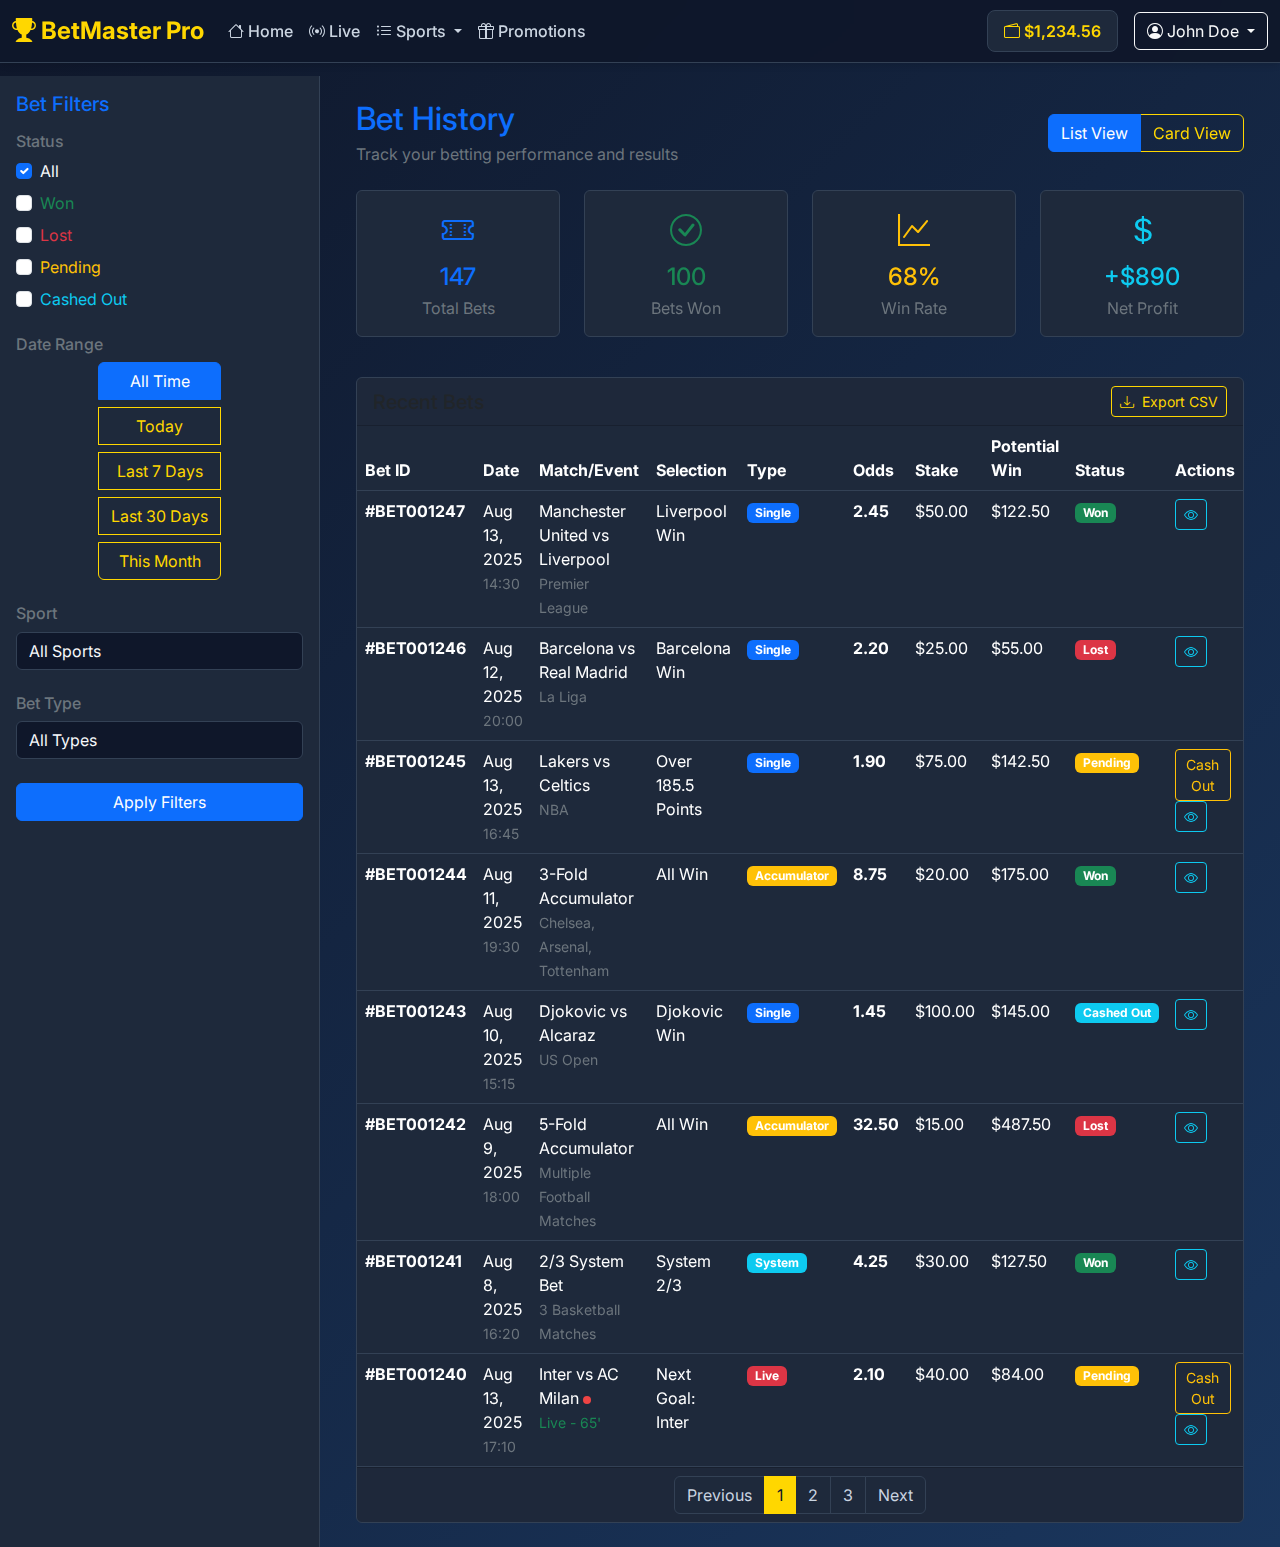
<file: public/frontend/bet-history.html>
<!DOCTYPE html>
<html lang="en">
<head>
    <meta charset="UTF-8">
    <meta name="viewport" content="width=device-width, initial-scale=1.0">
    <title>Bet History - BetMaster Pro</title>
    
    <!-- Bootstrap 5 CSS -->
    <link href="https://cdn.jsdelivr.net/npm/bootstrap@5.3.0/dist/css/bootstrap.min.css" rel="stylesheet">
    <!-- Bootstrap Icons -->
    <link href="https://cdn.jsdelivr.net/npm/bootstrap-icons@1.10.0/font/bootstrap-icons.css" rel="stylesheet">
    <!-- Google Fonts -->
    <link href="https://fonts.googleapis.com/css2?family=Inter:wght@300;400;500;600;700&display=swap" rel="stylesheet">
    <!-- Custom CSS -->
    <link href="css/betting-style.css" rel="stylesheet">
</head>
<body>
    <!-- Navigation Header -->
    <nav class="navbar navbar-expand-lg navbar-custom fixed-top">
        <div class="container-fluid">
            <!-- Brand -->
            <a class="navbar-brand" href="index.html">
                <i class="bi bi-trophy-fill"></i> BetMaster Pro
            </a>

            <!-- Mobile Toggle -->
            <button class="navbar-toggler" type="button" data-bs-toggle="collapse" data-bs-target="#navbarNav">
                <span class="navbar-toggler-icon"></span>
            </button>

            <!-- Navigation Links -->
            <div class="collapse navbar-collapse" id="navbarNav">
                <ul class="navbar-nav me-auto">
                    <li class="nav-item">
                        <a class="nav-link" href="index.html">
                            <i class="bi bi-house"></i> Home
                        </a>
                    </li>
                    <li class="nav-item">
                        <a class="nav-link" href="live-betting.html">
                            <i class="bi bi-broadcast"></i> Live
                        </a>
                    </li>
                    <li class="nav-item dropdown">
                        <a class="nav-link dropdown-toggle" href="#" role="button" data-bs-toggle="dropdown">
                            <i class="bi bi-list-ul"></i> Sports
                        </a>
                        <ul class="dropdown-menu">
                            <li><a class="dropdown-item" href="football.html">Football</a></li>
                            <li><a class="dropdown-item" href="basketball.html">Basketball</a></li>
                            <li><a class="dropdown-item" href="tennis.html">Tennis</a></li>
                            <li><a class="dropdown-item" href="esports.html">Esports</a></li>
                        </ul>
                    </li>
                    <li class="nav-item">
                        <a class="nav-link" href="promotions.html">
                            <i class="bi bi-gift"></i> Promotions
                        </a>
                    </li>
                </ul>

                <!-- User Actions -->
                <div class="d-flex align-items-center">
                    <!-- Balance Display -->
                    <div class="balance-display me-3">
                        <i class="bi bi-wallet2"></i> $1,234.56
                    </div>
                    
                    <!-- User Menu -->
                    <div class="dropdown">
                        <button class="btn btn-outline-light dropdown-toggle" type="button" data-bs-toggle="dropdown">
                            <i class="bi bi-person-circle"></i> John Doe
                        </button>
                        <ul class="dropdown-menu">
                            <li><a class="dropdown-item" href="account.html">My Account</a></li>
                            <li><a class="dropdown-item active" href="bet-history.html">Bet History</a></li>
                            <li><a class="dropdown-item" href="transactions.html">Transactions</a></li>
                            <li><hr class="dropdown-divider"></li>
                            <li><a class="dropdown-item" href="login.html">Logout</a></li>
                        </ul>
                    </div>
                </div>
            </div>
        </div>
    </nav>

    <!-- Main Content -->
    <div class="container-fluid" style="margin-top: 76px;">
        <div class="row">
            <!-- Sidebar Filters -->
            <div class="col-lg-3 p-0 sidebar">
                <div class="p-3">
                    <h5 class="text-primary mb-3">Bet Filters</h5>
                    
                    <!-- Bet Status Filter -->
                    <div class="filter-section mb-4">
                        <h6 class="text-secondary mb-2">Status</h6>
                        <div class="form-check mb-2">
                            <input class="form-check-input" type="checkbox" id="all-status" checked>
                            <label class="form-check-label" for="all-status">All</label>
                        </div>
                        <div class="form-check mb-2">
                            <input class="form-check-input" type="checkbox" id="won-status">
                            <label class="form-check-label" for="won-status">
                                <span class="text-success">Won</span>
                            </label>
                        </div>
                        <div class="form-check mb-2">
                            <input class="form-check-input" type="checkbox" id="lost-status">
                            <label class="form-check-label" for="lost-status">
                                <span class="text-danger">Lost</span>
                            </label>
                        </div>
                        <div class="form-check mb-2">
                            <input class="form-check-input" type="checkbox" id="pending-status">
                            <label class="form-check-label" for="pending-status">
                                <span class="text-warning">Pending</span>
                            </label>
                        </div>
                        <div class="form-check">
                            <input class="form-check-input" type="checkbox" id="cashout-status">
                            <label class="form-check-label" for="cashout-status">
                                <span class="text-info">Cashed Out</span>
                            </label>
                        </div>
                    </div>

                    <!-- Date Range Filter -->
                    <div class="filter-section mb-4">
                        <h6 class="text-secondary mb-2">Date Range</h6>
                        <div class="btn-group-vertical d-grid gap-2" role="group">
                            <button type="button" class="btn btn-outline-primary active">All Time</button>
                            <button type="button" class="btn btn-outline-primary">Today</button>
                            <button type="button" class="btn btn-outline-primary">Last 7 Days</button>
                            <button type="button" class="btn btn-outline-primary">Last 30 Days</button>
                            <button type="button" class="btn btn-outline-primary">This Month</button>
                        </div>
                    </div>

                    <!-- Sport Filter -->
                    <div class="filter-section mb-4">
                        <h6 class="text-secondary mb-2">Sport</h6>
                        <select class="form-control">
                            <option value="">All Sports</option>
                            <option value="football">Football</option>
                            <option value="basketball">Basketball</option>
                            <option value="tennis">Tennis</option>
                            <option value="esports">Esports</option>
                        </select>
                    </div>

                    <!-- Bet Type Filter -->
                    <div class="filter-section mb-4">
                        <h6 class="text-secondary mb-2">Bet Type</h6>
                        <select class="form-control">
                            <option value="">All Types</option>
                            <option value="single">Single</option>
                            <option value="accumulator">Accumulator</option>
                            <option value="system">System</option>
                        </select>
                    </div>

                    <button class="btn btn-primary w-100">Apply Filters</button>
                </div>
            </div>

            <!-- Bet History Content -->
            <div class="col-lg-9">
                <div class="p-4">
                    <!-- Page Header -->
                    <div class="d-flex justify-content-between align-items-center mb-4">
                        <div>
                            <h2 class="text-primary mb-1">Bet History</h2>
                            <p class="text-secondary mb-0">Track your betting performance and results</p>
                        </div>
                        <div class="btn-group" role="group">
                            <button type="button" class="btn btn-outline-primary active">List View</button>
                            <button type="button" class="btn btn-outline-primary">Card View</button>
                        </div>
                    </div>

                    <!-- Summary Stats -->
                    <div class="row mb-4">
                        <div class="col-lg-3 col-md-6 mb-3">
                            <div class="card" style="background: var(--card-bg); border: 1px solid var(--border-color);">
                                <div class="card-body text-center">
                                    <i class="bi bi-ticket-perforated text-primary" style="font-size: 2rem;"></i>
                                    <h4 class="text-primary mt-2 mb-1">147</h4>
                                    <p class="text-secondary mb-0">Total Bets</p>
                                </div>
                            </div>
                        </div>
                        <div class="col-lg-3 col-md-6 mb-3">
                            <div class="card" style="background: var(--card-bg); border: 1px solid var(--border-color);">
                                <div class="card-body text-center">
                                    <i class="bi bi-check-circle text-success" style="font-size: 2rem;"></i>
                                    <h4 class="text-success mt-2 mb-1">100</h4>
                                    <p class="text-secondary mb-0">Bets Won</p>
                                </div>
                            </div>
                        </div>
                        <div class="col-lg-3 col-md-6 mb-3">
                            <div class="card" style="background: var(--card-bg); border: 1px solid var(--border-color);">
                                <div class="card-body text-center">
                                    <i class="bi bi-graph-up text-warning" style="font-size: 2rem;"></i>
                                    <h4 class="text-warning mt-2 mb-1">68%</h4>
                                    <p class="text-secondary mb-0">Win Rate</p>
                                </div>
                            </div>
                        </div>
                        <div class="col-lg-3 col-md-6 mb-3">
                            <div class="card" style="background: var(--card-bg); border: 1px solid var(--border-color);">
                                <div class="card-body text-center">
                                    <i class="bi bi-currency-dollar text-info" style="font-size: 2rem;"></i>
                                    <h4 class="text-info mt-2 mb-1">+$890</h4>
                                    <p class="text-secondary mb-0">Net Profit</p>
                                </div>
                            </div>
                        </div>
                    </div>

                    <!-- Bet History Table -->
                    <div class="card" style="background: var(--card-bg); border: 1px solid var(--border-color);">
                        <div class="card-header d-flex justify-content-between align-items-center">
                            <h5 class="card-title mb-0">Recent Bets</h5>
                            <button class="btn btn-outline-primary btn-sm">
                                <i class="bi bi-download me-1"></i> Export CSV
                            </button>
                        </div>
                        <div class="card-body p-0">
                            <div class="table-responsive">
                                <table class="table table-dark table-hover mb-0">
                                    <thead>
                                        <tr>
                                            <th>Bet ID</th>
                                            <th>Date</th>
                                            <th>Match/Event</th>
                                            <th>Selection</th>
                                            <th>Type</th>
                                            <th>Odds</th>
                                            <th>Stake</th>
                                            <th>Potential Win</th>
                                            <th>Status</th>
                                            <th>Actions</th>
                                        </tr>
                                    </thead>
                                    <tbody>
                                        <!-- Won Bet -->
                                        <tr>
                                            <td><strong>#BET001247</strong></td>
                                            <td>Aug 13, 2025<br><small class="text-secondary">14:30</small></td>
                                            <td>
                                                <div>Manchester United vs Liverpool</div>
                                                <small class="text-secondary">Premier League</small>
                                            </td>
                                            <td>Liverpool Win</td>
                                            <td><span class="badge bg-primary">Single</span></td>
                                            <td><strong>2.45</strong></td>
                                            <td>$50.00</td>
                                            <td>$122.50</td>
                                            <td><span class="badge bg-success">Won</span></td>
                                            <td>
                                                <button class="btn btn-outline-info btn-sm" data-bs-toggle="modal" data-bs-target="#betDetailsModal">
                                                    <i class="bi bi-eye"></i>
                                                </button>
                                            </td>
                                        </tr>

                                        <!-- Lost Bet -->
                                        <tr>
                                            <td><strong>#BET001246</strong></td>
                                            <td>Aug 12, 2025<br><small class="text-secondary">20:00</small></td>
                                            <td>
                                                <div>Barcelona vs Real Madrid</div>
                                                <small class="text-secondary">La Liga</small>
                                            </td>
                                            <td>Barcelona Win</td>
                                            <td><span class="badge bg-primary">Single</span></td>
                                            <td><strong>2.20</strong></td>
                                            <td>$25.00</td>
                                            <td>$55.00</td>
                                            <td><span class="badge bg-danger">Lost</span></td>
                                            <td>
                                                <button class="btn btn-outline-info btn-sm">
                                                    <i class="bi bi-eye"></i>
                                                </button>
                                            </td>
                                        </tr>

                                        <!-- Pending Bet -->
                                        <tr>
                                            <td><strong>#BET001245</strong></td>
                                            <td>Aug 13, 2025<br><small class="text-secondary">16:45</small></td>
                                            <td>
                                                <div>Lakers vs Celtics</div>
                                                <small class="text-secondary">NBA</small>
                                            </td>
                                            <td>Over 185.5 Points</td>
                                            <td><span class="badge bg-primary">Single</span></td>
                                            <td><strong>1.90</strong></td>
                                            <td>$75.00</td>
                                            <td>$142.50</td>
                                            <td><span class="badge bg-warning">Pending</span></td>
                                            <td>
                                                <button class="btn btn-outline-warning btn-sm me-1">Cash Out</button>
                                                <button class="btn btn-outline-info btn-sm">
                                                    <i class="bi bi-eye"></i>
                                                </button>
                                            </td>
                                        </tr>

                                        <!-- Accumulator Won -->
                                        <tr>
                                            <td><strong>#BET001244</strong></td>
                                            <td>Aug 11, 2025<br><small class="text-secondary">19:30</small></td>
                                            <td>
                                                <div>3-Fold Accumulator</div>
                                                <small class="text-secondary">Chelsea, Arsenal, Tottenham</small>
                                            </td>
                                            <td>All Win</td>
                                            <td><span class="badge bg-warning">Accumulator</span></td>
                                            <td><strong>8.75</strong></td>
                                            <td>$20.00</td>
                                            <td>$175.00</td>
                                            <td><span class="badge bg-success">Won</span></td>
                                            <td>
                                                <button class="btn btn-outline-info btn-sm">
                                                    <i class="bi bi-eye"></i>
                                                </button>
                                            </td>
                                        </tr>

                                        <!-- Cashed Out Bet -->
                                        <tr>
                                            <td><strong>#BET001243</strong></td>
                                            <td>Aug 10, 2025<br><small class="text-secondary">15:15</small></td>
                                            <td>
                                                <div>Djokovic vs Alcaraz</div>
                                                <small class="text-secondary">US Open</small>
                                            </td>
                                            <td>Djokovic Win</td>
                                            <td><span class="badge bg-primary">Single</span></td>
                                            <td><strong>1.45</strong></td>
                                            <td>$100.00</td>
                                            <td>$145.00</td>
                                            <td><span class="badge bg-info">Cashed Out</span></td>
                                            <td>
                                                <button class="btn btn-outline-info btn-sm">
                                                    <i class="bi bi-eye"></i>
                                                </button>
                                            </td>
                                        </tr>

                                        <!-- Lost Accumulator -->
                                        <tr>
                                            <td><strong>#BET001242</strong></td>
                                            <td>Aug 9, 2025<br><small class="text-secondary">18:00</small></td>
                                            <td>
                                                <div>5-Fold Accumulator</div>
                                                <small class="text-secondary">Multiple Football Matches</small>
                                            </td>
                                            <td>All Win</td>
                                            <td><span class="badge bg-warning">Accumulator</span></td>
                                            <td><strong>32.50</strong></td>
                                            <td>$15.00</td>
                                            <td>$487.50</td>
                                            <td><span class="badge bg-danger">Lost</span></td>
                                            <td>
                                                <button class="btn btn-outline-info btn-sm">
                                                    <i class="bi bi-eye"></i>
                                                </button>
                                            </td>
                                        </tr>

                                        <!-- Won System Bet -->
                                        <tr>
                                            <td><strong>#BET001241</strong></td>
                                            <td>Aug 8, 2025<br><small class="text-secondary">16:20</small></td>
                                            <td>
                                                <div>2/3 System Bet</div>
                                                <small class="text-secondary">3 Basketball Matches</small>
                                            </td>
                                            <td>System 2/3</td>
                                            <td><span class="badge bg-info">System</span></td>
                                            <td><strong>4.25</strong></td>
                                            <td>$30.00</td>
                                            <td>$127.50</td>
                                            <td><span class="badge bg-success">Won</span></td>
                                            <td>
                                                <button class="btn btn-outline-info btn-sm">
                                                    <i class="bi bi-eye"></i>
                                                </button>
                                            </td>
                                        </tr>

                                        <!-- Pending Live Bet -->
                                        <tr class="live-bet">
                                            <td><strong>#BET001240</strong></td>
                                            <td>Aug 13, 2025<br><small class="text-secondary">17:10</small></td>
                                            <td>
                                                <div>Inter vs AC Milan <span class="live-indicator"></span></div>
                                                <small class="text-success">Live - 65'</small>
                                            </td>
                                            <td>Next Goal: Inter</td>
                                            <td><span class="badge bg-danger">Live</span></td>
                                            <td><strong>2.10</strong></td>
                                            <td>$40.00</td>
                                            <td>$84.00</td>
                                            <td><span class="badge bg-warning">Pending</span></td>
                                            <td>
                                                <button class="btn btn-outline-warning btn-sm me-1">Cash Out</button>
                                                <button class="btn btn-outline-info btn-sm">
                                                    <i class="bi bi-eye"></i>
                                                </button>
                                            </td>
                                        </tr>
                                    </tbody>
                                </table>
                            </div>
                        </div>
                        
                        <!-- Pagination -->
                        <div class="card-footer">
                            <nav>
                                <ul class="pagination justify-content-center mb-0">
                                    <li class="page-item disabled">
                                        <a class="page-link" href="#" tabindex="-1">Previous</a>
                                    </li>
                                    <li class="page-item active">
                                        <a class="page-link" href="#">1</a>
                                    </li>
                                    <li class="page-item">
                                        <a class="page-link" href="#">2</a>
                                    </li>
                                    <li class="page-item">
                                        <a class="page-link" href="#">3</a>
                                    </li>
                                    <li class="page-item">
                                        <a class="page-link" href="#">Next</a>
                                    </li>
                                </ul>
                            </nav>
                        </div>
                    </div>
                </div>
            </div>
        </div>
    </div>

    <!-- Bet Details Modal -->
    <div class="modal fade" id="betDetailsModal" tabindex="-1">
        <div class="modal-dialog modal-lg">
            <div class="modal-content">
                <div class="modal-header">
                    <h5 class="modal-title">Bet Details - #BET001247</h5>
                    <button type="button" class="btn-close" data-bs-dismiss="modal"></button>
                </div>
                <div class="modal-body">
                    <div class="row">
                        <div class="col-md-6">
                            <h6 class="text-primary">Bet Information</h6>
                            <table class="table table-sm table-dark">
                                <tr>
                                    <td>Bet ID:</td>
                                    <td><strong>#BET001247</strong></td>
                                </tr>
                                <tr>
                                    <td>Date Placed:</td>
                                    <td>Aug 13, 2025 14:30</td>
                                </tr>
                                <tr>
                                    <td>Bet Type:</td>
                                    <td><span class="badge bg-primary">Single</span></td>
                                </tr>
                                <tr>
                                    <td>Status:</td>
                                    <td><span class="badge bg-success">Won</span></td>
                                </tr>
                                <tr>
                                    <td>Settlement Date:</td>
                                    <td>Aug 13, 2025 16:45</td>
                                </tr>
                            </table>
                        </div>
                        <div class="col-md-6">
                            <h6 class="text-primary">Financial Summary</h6>
                            <table class="table table-sm table-dark">
                                <tr>
                                    <td>Stake:</td>
                                    <td><strong>$50.00</strong></td>
                                </tr>
                                <tr>
                                    <td>Odds:</td>
                                    <td><strong>2.45</strong></td>
                                </tr>
                                <tr>
                                    <td>Potential Win:</td>
                                    <td>$122.50</td>
                                </tr>
                                <tr>
                                    <td>Actual Return:</td>
                                    <td class="text-success"><strong>$122.50</strong></td>
                                </tr>
                                <tr>
                                    <td>Profit:</td>
                                    <td class="text-success"><strong>+$72.50</strong></td>
                                </tr>
                            </table>
                        </div>
                    </div>
                    
                    <hr>
                    
                    <h6 class="text-primary">Match Details</h6>
                    <div class="card" style="background: rgba(0,0,0,0.2); border: 1px solid var(--border-color);">
                        <div class="card-body">
                            <div class="row align-items-center">
                                <div class="col-md-8">
                                    <h6 class="mb-1">Manchester United vs Liverpool</h6>
                                    <p class="text-secondary mb-2">Premier League • Aug 13, 2025</p>
                                    <div class="row">
                                        <div class="col-6">
                                            <strong>Final Score:</strong> 1 - 2
                                        </div>
                                        <div class="col-6">
                                            <strong>Your Selection:</strong> <span class="text-success">Liverpool Win ✓</span>
                                        </div>
                                    </div>
                                </div>
                                <div class="col-md-4 text-center">
                                    <div class="match-result">
                                        <div class="text-success" style="font-size: 2rem;">
                                            <i class="bi bi-check-circle-fill"></i>
                                        </div>
                                        <div class="text-success fw-bold">WINNER</div>
                                    </div>
                                </div>
                            </div>
                        </div>
                    </div>
                </div>
                <div class="modal-footer">
                    <button type="button" class="btn btn-outline-primary">Print Receipt</button>
                    <button type="button" class="btn btn-secondary" data-bs-dismiss="modal">Close</button>
                </div>
            </div>
        </div>
    </div>

    <!-- Bootstrap 5 JS -->
    <script src="https://cdn.jsdelivr.net/npm/bootstrap@5.3.0/dist/js/bootstrap.bundle.min.js"></script>
    
    <!-- Bet History JS -->
    <script>
        // Filter functionality
        document.addEventListener('change', function(e) {
            if (e.target.type === 'checkbox' && e.target.id.includes('status')) {
                if (e.target.id === 'all-status' && e.target.checked) {
                    // Uncheck other status filters when "All" is checked
                    document.querySelectorAll('input[type="checkbox"][id*="status"]:not(#all-status)').forEach(checkbox => {
                        checkbox.checked = false;
                    });
                } else if (e.target.id !== 'all-status' && e.target.checked) {
                    // Uncheck "All" when any specific status is checked
                    document.getElementById('all-status').checked = false;
                }
            }
        });

        // Date range filter
        document.addEventListener('click', function(e) {
            if (e.target.matches('.btn-outline-primary')) {
                const parent = e.target.parentElement;
                if (parent.getAttribute('role') === 'group') {
                    parent.querySelectorAll('.btn').forEach(btn => btn.classList.remove('active'));
                    e.target.classList.add('active');
                }
            }
        });

        // View toggle
        document.addEventListener('click', function(e) {
            if (e.target.textContent === 'Card View') {
                // Switch to card view (you could implement this)
                console.log('Switching to card view...');
            } else if (e.target.textContent === 'List View') {
                // Switch to list view
                console.log('Switching to list view...');
            }
        });

        // Cash out functionality
        document.addEventListener('click', function(e) {
            if (e.target.textContent === 'Cash Out') {
                const betRow = e.target.closest('tr');
                const betId = betRow.querySelector('strong').textContent;
                
                if (confirm(`Are you sure you want to cash out bet ${betId}?`)) {
                    // Simulate cash out
                    e.target.textContent = 'Cashing Out...';
                    e.target.disabled = true;
                    
                    setTimeout(() => {
                        betRow.querySelector('.badge.bg-warning').textContent = 'Cashed Out';
                        betRow.querySelector('.badge.bg-warning').className = 'badge bg-info';
                        e.target.remove();
                        
                        // Show success notification
                        alert('Bet successfully cashed out!');
                    }, 2000);
                }
            }
        });
    </script>
</body>
</html>
</file>
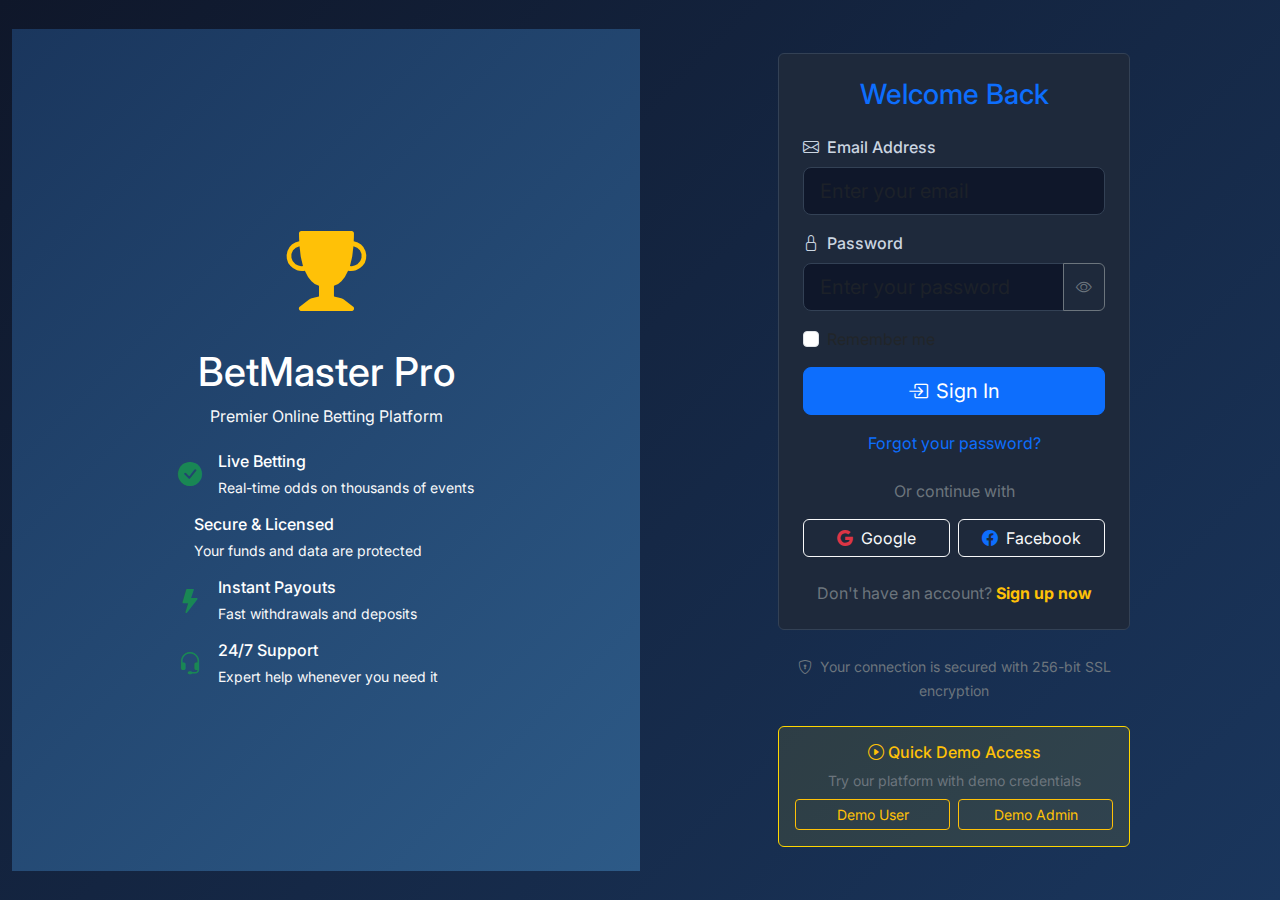
<file: public/frontend/login.html>
<!DOCTYPE html>
<html lang="en">
<head>
    <meta charset="UTF-8">
    <meta name="viewport" content="width=device-width, initial-scale=1.0">
    <title>Login - BetMaster Pro</title>
    
    <!-- Bootstrap 5 CSS -->
    <link href="https://cdn.jsdelivr.net/npm/bootstrap@5.3.0/dist/css/bootstrap.min.css" rel="stylesheet">
    <!-- Bootstrap Icons -->
    <link href="https://cdn.jsdelivr.net/npm/bootstrap-icons@1.10.0/font/bootstrap-icons.css" rel="stylesheet">
    <!-- Google Fonts -->
    <link href="https://fonts.googleapis.com/css2?family=Inter:wght@300;400;500;600;700&display=swap" rel="stylesheet">
    <!-- Custom CSS -->
    <link href="css/betting-style.css" rel="stylesheet">
</head>
<body class="login-page">
    <!-- Login Container -->
    <div class="container-fluid min-vh-100 d-flex align-items-center justify-content-center">
        <div class="row w-100">
            <!-- Left Side - Branding -->
            <div class="col-lg-6 d-none d-lg-flex align-items-center justify-content-center" 
                 style="background: linear-gradient(135deg, var(--primary-color) 0%, var(--secondary-color) 100%);">
                <div class="text-center p-5">
                    <div class="brand-logo mb-4">
                        <i class="bi bi-trophy-fill text-warning" style="font-size: 5rem;"></i>
                        <h1 class="text-white mt-3">BetMaster Pro</h1>
                        <p class="text-light">Premier Online Betting Platform</p>
                    </div>
                    
                    <div class="features-list text-start">
                        <div class="feature-item d-flex align-items-center mb-3">
                            <i class="bi bi-check-circle-fill text-success me-3" style="font-size: 1.5rem;"></i>
                            <div>
                                <h6 class="text-white mb-1">Live Betting</h6>
                                <small class="text-light">Real-time odds on thousands of events</small>
                            </div>
                        </div>
                        
                        <div class="feature-item d-flex align-items-center mb-3">
                            <i class="bi bi-shield-check-fill text-success me-3" style="font-size: 1.5rem;"></i>
                            <div>
                                <h6 class="text-white mb-1">Secure & Licensed</h6>
                                <small class="text-light">Your funds and data are protected</small>
                            </div>
                        </div>
                        
                        <div class="feature-item d-flex align-items-center mb-3">
                            <i class="bi bi-lightning-fill text-success me-3" style="font-size: 1.5rem;"></i>
                            <div>
                                <h6 class="text-white mb-1">Instant Payouts</h6>
                                <small class="text-light">Fast withdrawals and deposits</small>
                            </div>
                        </div>
                        
                        <div class="feature-item d-flex align-items-center">
                            <i class="bi bi-headset text-success me-3" style="font-size: 1.5rem;"></i>
                            <div>
                                <h6 class="text-white mb-1">24/7 Support</h6>
                                <small class="text-light">Expert help whenever you need it</small>
                            </div>
                        </div>
                    </div>
                </div>
            </div>

            <!-- Right Side - Login Form -->
            <div class="col-lg-6 d-flex align-items-center justify-content-center">
                <div class="login-form-container p-4" style="width: 100%; max-width: 400px;">
                    <!-- Mobile Brand -->
                    <div class="text-center mb-4 d-lg-none">
                        <i class="bi bi-trophy-fill text-warning" style="font-size: 3rem;"></i>
                        <h2 class="text-primary mt-2">BetMaster Pro</h2>
                    </div>

                    <!-- Login Form -->
                    <div class="card" style="background: var(--card-bg); border: 1px solid var(--border-color);">
                        <div class="card-body p-4">
                            <h3 class="text-center text-primary mb-4">Welcome Back</h3>
                            
                            <form id="loginForm">
                                <div class="mb-3">
                                    <label for="email" class="form-label">
                                        <i class="bi bi-envelope me-2"></i>Email Address
                                    </label>
                                    <input type="email" class="form-control form-control-lg" id="email" 
                                           placeholder="Enter your email" required>
                                </div>

                                <div class="mb-3">
                                    <label for="password" class="form-label">
                                        <i class="bi bi-lock me-2"></i>Password
                                    </label>
                                    <div class="input-group">
                                        <input type="password" class="form-control form-control-lg" id="password" 
                                               placeholder="Enter your password" required>
                                        <button class="btn btn-outline-secondary" type="button" id="togglePassword">
                                            <i class="bi bi-eye"></i>
                                        </button>
                                    </div>
                                </div>

                                <div class="mb-3 form-check">
                                    <input type="checkbox" class="form-check-input" id="rememberMe">
                                    <label class="form-check-label" for="rememberMe">
                                        Remember me
                                    </label>
                                </div>

                                <button type="submit" class="btn btn-primary btn-lg w-100 mb-3">
                                    <i class="bi bi-box-arrow-in-right me-2"></i>Sign In
                                </button>

                                <div class="text-center">
                                    <a href="#" class="text-decoration-none" data-bs-toggle="modal" data-bs-target="#forgotPasswordModal">
                                        Forgot your password?
                                    </a>
                                </div>
                            </form>

                            <!-- Social Login -->
                            <div class="social-login mt-4">
                                <div class="text-center mb-3">
                                    <span class="text-secondary">Or continue with</span>
                                </div>
                                
                                <div class="row g-2">
                                    <div class="col-6">
                                        <button class="btn btn-outline-light w-100">
                                            <i class="bi bi-google text-danger me-2"></i>Google
                                        </button>
                                    </div>
                                    <div class="col-6">
                                        <button class="btn btn-outline-light w-100">
                                            <i class="bi bi-facebook text-primary me-2"></i>Facebook
                                        </button>
                                    </div>
                                </div>
                            </div>

                            <!-- Sign Up Link -->
                            <div class="text-center mt-4">
                                <span class="text-secondary">Don't have an account? </span>
                                <a href="register.html" class="text-warning text-decoration-none fw-bold">
                                    Sign up now
                                </a>
                            </div>
                        </div>
                    </div>

                    <!-- Security Notice -->
                    <div class="security-notice text-center mt-4">
                        <small class="text-secondary">
                            <i class="bi bi-shield-lock me-1"></i>
                            Your connection is secured with 256-bit SSL encryption
                        </small>
                    </div>

                    <!-- Quick Demo Access -->
                    <div class="demo-access mt-4">
                        <div class="card" style="background: rgba(255, 215, 0, 0.1); border: 1px solid var(--accent-color);">
                            <div class="card-body p-3 text-center">
                                <h6 class="text-warning mb-2">
                                    <i class="bi bi-play-circle me-1"></i>Quick Demo Access
                                </h6>
                                <p class="text-secondary mb-2 small">
                                    Try our platform with demo credentials
                                </p>
                                <div class="row g-2">
                                    <div class="col-6">
                                        <button class="btn btn-outline-warning btn-sm w-100" onclick="fillDemoUser()">
                                            Demo User
                                        </button>
                                    </div>
                                    <div class="col-6">
                                        <button class="btn btn-outline-warning btn-sm w-100" onclick="fillDemoAdmin()">
                                            Demo Admin
                                        </button>
                                    </div>
                                </div>
                            </div>
                        </div>
                    </div>
                </div>
            </div>
        </div>
    </div>

    <!-- Forgot Password Modal -->
    <div class="modal fade" id="forgotPasswordModal" tabindex="-1">
        <div class="modal-dialog">
            <div class="modal-content">
                <div class="modal-header">
                    <h5 class="modal-title">
                        <i class="bi bi-key me-2"></i>Reset Password
                    </h5>
                    <button type="button" class="btn-close" data-bs-dismiss="modal"></button>
                </div>
                <div class="modal-body">
                    <p class="text-secondary mb-4">
                        Enter your email address and we'll send you a link to reset your password.
                    </p>
                    <form id="forgotPasswordForm">
                        <div class="mb-3">
                            <label for="resetEmail" class="form-label">Email Address</label>
                            <input type="email" class="form-control" id="resetEmail" 
                                   placeholder="Enter your email" required>
                        </div>
                        <button type="submit" class="btn btn-primary w-100">
                            Send Reset Link
                        </button>
                    </form>
                </div>
            </div>
        </div>
    </div>

    <!-- Bootstrap 5 JS -->
    <script src="https://cdn.jsdelivr.net/npm/bootstrap@5.3.0/dist/js/bootstrap.bundle.min.js"></script>
    
    <!-- Login Page JS -->
    <script>
        // Toggle password visibility
        document.getElementById('togglePassword').addEventListener('click', function() {
            const passwordInput = document.getElementById('password');
            const eyeIcon = this.querySelector('i');
            
            if (passwordInput.type === 'password') {
                passwordInput.type = 'text';
                eyeIcon.className = 'bi bi-eye-slash';
            } else {
                passwordInput.type = 'password';
                eyeIcon.className = 'bi bi-eye';
            }
        });

        // Login form submission
        document.getElementById('loginForm').addEventListener('submit', function(e) {
            e.preventDefault();
            
            const email = document.getElementById('email').value;
            const password = document.getElementById('password').value;
            const submitBtn = this.querySelector('button[type="submit"]');
            
            // Show loading state
            const originalText = submitBtn.innerHTML;
            submitBtn.innerHTML = '<span class="loading-spinner"></span> Signing In...';
            submitBtn.disabled = true;
            
            // Simulate login API call
            setTimeout(() => {
                // Check demo credentials
                if ((email === 'demo@betmaster.com' && password === 'demo123') || 
                    (email === 'admin@betmaster.com' && password === 'admin123')) {
                    
                    // Success - redirect to main page
                    showNotification('Login successful! Welcome back.', 'success');
                    setTimeout(() => {
                        window.location.href = 'index.html';
                    }, 1500);
                } else if (email && password) {
                    // For demo purposes, accept any email/password combination
                    showNotification('Login successful! Welcome back.', 'success');
                    setTimeout(() => {
                        window.location.href = 'index.html';
                    }, 1500);
                } else {
                    // Error
                    showNotification('Invalid email or password. Please try again.', 'error');
                    submitBtn.innerHTML = originalText;
                    submitBtn.disabled = false;
                }
            }, 2000);
        });

        // Forgot password form
        document.getElementById('forgotPasswordForm').addEventListener('submit', function(e) {
            e.preventDefault();
            
            const email = document.getElementById('resetEmail').value;
            const submitBtn = this.querySelector('button[type="submit"]');
            
            // Show loading state
            submitBtn.innerHTML = '<span class="loading-spinner"></span> Sending...';
            submitBtn.disabled = true;
            
            setTimeout(() => {
                showNotification('Password reset link sent to your email!', 'success');
                
                // Close modal and reset form
                const modal = bootstrap.Modal.getInstance(document.getElementById('forgotPasswordModal'));
                modal.hide();
                
                // Reset button
                submitBtn.innerHTML = 'Send Reset Link';
                submitBtn.disabled = false;
                
                // Clear form
                document.getElementById('resetEmail').value = '';
            }, 2000);
        });

        // Demo credential functions
        function fillDemoUser() {
            document.getElementById('email').value = 'demo@betmaster.com';
            document.getElementById('password').value = 'demo123';
            showNotification('Demo user credentials filled. Click Sign In to continue.', 'success');
        }

        function fillDemoAdmin() {
            document.getElementById('email').value = 'admin@betmaster.com';
            document.getElementById('password').value = 'admin123';
            showNotification('Demo admin credentials filled. Click Sign In to continue.', 'success');
        }

        // Social login buttons
        document.addEventListener('click', function(e) {
            if (e.target.textContent.includes('Google')) {
                showNotification('Google login integration coming soon!', 'info');
            } else if (e.target.textContent.includes('Facebook')) {
                showNotification('Facebook login integration coming soon!', 'info');
            }
        });

        // Notification function
        function showNotification(message, type = 'success') {
            // Remove existing notifications
            const existingNotification = document.querySelector('.notification');
            if (existingNotification) {
                existingNotification.remove();
            }

            // Create notification
            const notification = document.createElement('div');
            notification.className = `notification ${type}`;
            notification.textContent = message;
            document.body.appendChild(notification);

            // Show notification
            setTimeout(() => notification.classList.add('show'), 100);

            // Hide and remove notification
            setTimeout(() => {
                notification.classList.remove('show');
                setTimeout(() => notification.remove(), 300);
            }, 4000);
        }

        // Auto-fill email on page load (for demo)
        document.addEventListener('DOMContentLoaded', function() {
            // Add some visual effects
            const cards = document.querySelectorAll('.card');
            cards.forEach((card, index) => {
                setTimeout(() => {
                    card.style.opacity = '0';
                    card.style.transform = 'translateY(20px)';
                    card.style.transition = 'all 0.6s ease';
                    
                    setTimeout(() => {
                        card.style.opacity = '1';
                        card.style.transform = 'translateY(0)';
                    }, 100);
                }, index * 200);
            });
        });
    </script>

    <!-- Additional CSS for login page -->
    <style>
        .login-page {
            background: linear-gradient(135deg, var(--dark-bg) 0%, var(--primary-color) 100%);
        }

        .login-form-container {
            animation: fadeInUp 0.8s ease-out;
        }

        @keyframes fadeInUp {
            from {
                opacity: 0;
                transform: translateY(30px);
            }
            to {
                opacity: 1;
                transform: translateY(0);
            }
        }

        .feature-item {
            animation: fadeInLeft 0.8s ease-out;
            animation-delay: 0.3s;
            animation-fill-mode: both;
        }

        @keyframes fadeInLeft {
            from {
                opacity: 0;
                transform: translateX(-30px);
            }
            to {
                opacity: 1;
                transform: translateX(0);
            }
        }

        .social-login .btn {
            transition: all 0.3s ease;
        }

        .social-login .btn:hover {
            transform: translateY(-2px);
            box-shadow: 0 4px 12px rgba(0, 0, 0, 0.2);
        }

        .demo-access .btn {
            transition: all 0.3s ease;
        }

        .demo-access .btn:hover {
            transform: scale(1.05);
        }

        /* Loading spinner for buttons */
        .loading-spinner {
            display: inline-block;
            width: 16px;
            height: 16px;
            border: 2px solid rgba(255, 255, 255, 0.3);
            border-radius: 50%;
            border-top-color: white;
            animation: spin 1s ease-in-out infinite;
        }

        @keyframes spin {
            to { transform: rotate(360deg); }
        }
    </style>
</body>
</html>
</file>
<file: public/frontend/css/betting-style.css>
/* Custom Betting Platform Styles */
:root {
  --primary-color: #1a365d;
  --secondary-color: #2d5a87;
  --accent-color: #ffd700;
  --success-color: #10b981;
  --danger-color: #ef4444;
  --warning-color: #f59e0b;
  --dark-bg: #0f172a;
  --card-bg: #1e293b;
  --border-color: #334155;
  --text-primary: #f8fafc;
  --text-secondary: #cbd5e1;
  --odds-bg: #22c55e;
  --odds-hover: #16a34a;
}

/* Global Styles */
body {
  background: linear-gradient(135deg, var(--dark-bg) 0%, var(--primary-color) 100%);
  color: var(--text-primary);
  font-family: 'Inter', -apple-system, BlinkMacSystemFont, sans-serif;
  min-height: 100vh;
}

/* Header Styles */
.navbar-custom {
  background: rgba(15, 23, 42, 0.95);
  backdrop-filter: blur(10px);
  border-bottom: 1px solid var(--border-color);
  box-shadow: 0 4px 6px -1px rgba(0, 0, 0, 0.1);
}

.navbar-brand {
  font-size: 1.5rem;
  font-weight: 700;
  color: var(--accent-color) !important;
}

.navbar-nav .nav-link {
  color: var(--text-secondary) !important;
  font-weight: 500;
  transition: color 0.3s ease;
}

.navbar-nav .nav-link:hover {
  color: var(--accent-color) !important;
}

.balance-display {
  background: var(--card-bg);
  border: 1px solid var(--border-color);
  border-radius: 8px;
  padding: 0.5rem 1rem;
  color: var(--accent-color);
  font-weight: 600;
}

/* Sidebar Styles */
.sidebar {
  background: var(--card-bg);
  border-right: 1px solid var(--border-color);
  min-height: calc(100vh - 76px);
  position: sticky;
  top: 76px;
}

.sport-category {
  padding: 0.75rem 1rem;
  border-bottom: 1px solid var(--border-color);
  cursor: pointer;
  transition: all 0.3s ease;
  display: flex;
  align-items: center;
  justify-content: space-between;
}

.sport-category:hover {
  background: rgba(255, 215, 0, 0.1);
}

.sport-category.active {
  background: var(--primary-color);
  border-left: 4px solid var(--accent-color);
}

.live-indicator {
  display: inline-block;
  width: 8px;
  height: 8px;
  background: var(--danger-color);
  border-radius: 50%;
  animation: pulse 2s infinite;
}

@keyframes pulse {
  0% { opacity: 1; }
  50% { opacity: 0.5; }
  100% { opacity: 1; }
}

/* Match Card Styles */
.match-card {
  background: var(--card-bg);
  border: 1px solid var(--border-color);
  border-radius: 12px;
  transition: all 0.3s ease;
  overflow: hidden;
}

.match-card:hover {
  transform: translateY(-2px);
  box-shadow: 0 8px 25px rgba(0, 0, 0, 0.2);
  border-color: var(--accent-color);
}

.match-header {
  background: linear-gradient(135deg, var(--primary-color), var(--secondary-color));
  padding: 1rem;
  border-bottom: 1px solid var(--border-color);
}

.match-time {
  color: var(--accent-color);
  font-weight: 600;
  font-size: 0.9rem;
}

.league-name {
  color: var(--text-secondary);
  font-size: 0.8rem;
}

.teams-section {
  padding: 1rem;
}

.team-name {
  font-weight: 600;
  color: var(--text-primary);
}

.team-logo {
  width: 32px;
  height: 32px;
  border-radius: 50%;
}

.vs-separator {
  color: var(--text-secondary);
  font-weight: 300;
  font-size: 0.9rem;
}

/* Odds Styles */
.odds-container {
  padding: 1rem;
  background: rgba(0, 0, 0, 0.2);
  border-top: 1px solid var(--border-color);
}

.odds-btn {
  background: var(--odds-bg);
  color: white;
  border: none;
  border-radius: 6px;
  padding: 0.75rem 1rem;
  font-weight: 600;
  transition: all 0.3s ease;
  cursor: pointer;
  min-width: 80px;
}

.odds-btn:hover {
  background: var(--odds-hover);
  transform: scale(1.05);
}

.odds-btn.selected {
  background: var(--accent-color);
  color: var(--dark-bg);
}

.odds-label {
  font-size: 0.8rem;
  color: var(--text-secondary);
  margin-bottom: 0.25rem;
}

.odds-value {
  font-size: 1rem;
  font-weight: 700;
}

/* Bet Slip Styles */
.bet-slip {
  background: var(--card-bg);
  border: 1px solid var(--border-color);
  border-radius: 12px;
  position: sticky;
  top: 76px;
  max-height: calc(100vh - 100px);
  overflow-y: auto;
}

.bet-slip-header {
  background: var(--primary-color);
  padding: 1rem;
  border-bottom: 1px solid var(--border-color);
  display: flex;
  justify-content: between;
  align-items: center;
}

.bet-slip-title {
  font-weight: 700;
  color: var(--text-primary);
  margin: 0;
}

.bet-slip-count {
  background: var(--accent-color);
  color: var(--dark-bg);
  border-radius: 20px;
  padding: 0.25rem 0.75rem;
  font-size: 0.8rem;
  font-weight: 600;
}

.bet-selection {
  padding: 1rem;
  border-bottom: 1px solid var(--border-color);
}

.bet-selection:last-child {
  border-bottom: none;
}

.selection-match {
  font-size: 0.9rem;
  color: var(--text-secondary);
  margin-bottom: 0.5rem;
}

.selection-bet {
  font-weight: 600;
  color: var(--text-primary);
  margin-bottom: 0.5rem;
}

.selection-odds {
  background: var(--success-color);
  color: white;
  padding: 0.25rem 0.5rem;
  border-radius: 4px;
  font-size: 0.8rem;
  font-weight: 600;
}

.stake-input {
  background: var(--dark-bg);
  border: 1px solid var(--border-color);
  color: var(--text-primary);
  border-radius: 6px;
  padding: 0.5rem;
  width: 100%;
  margin-top: 0.5rem;
}

.bet-summary {
  padding: 1rem;
  background: rgba(0, 0, 0, 0.3);
}

.total-odds {
  font-size: 1.2rem;
  font-weight: 700;
  color: var(--accent-color);
}

.potential-return {
  font-size: 1.1rem;
  font-weight: 600;
  color: var(--success-color);
}

.place-bet-btn {
  background: linear-gradient(135deg, var(--success-color), #059669);
  border: none;
  color: white;
  font-weight: 700;
  padding: 1rem 2rem;
  border-radius: 8px;
  width: 100%;
  transition: all 0.3s ease;
}

.place-bet-btn:hover {
  transform: translateY(-1px);
  box-shadow: 0 4px 12px rgba(16, 185, 129, 0.4);
}

/* Live Betting Styles */
.live-match {
  border-left: 4px solid var(--danger-color);
  position: relative;
}

.live-match::before {
  content: 'LIVE';
  position: absolute;
  top: 1rem;
  right: 1rem;
  background: var(--danger-color);
  color: white;
  padding: 0.25rem 0.5rem;
  border-radius: 4px;
  font-size: 0.7rem;
  font-weight: 700;
}

.match-score {
  font-size: 1.5rem;
  font-weight: 700;
  color: var(--accent-color);
  text-align: center;
}

.match-minute {
  color: var(--danger-color);
  font-size: 0.9rem;
  font-weight: 600;
}

/* Statistics Styles */
.stat-item {
  display: flex;
  justify-content: space-between;
  padding: 0.5rem 0;
  border-bottom: 1px solid var(--border-color);
}

.stat-item:last-child {
  border-bottom: none;
}

.stat-label {
  color: var(--text-secondary);
}

.stat-value {
  color: var(--text-primary);
  font-weight: 600;
}

/* Responsive Design */
@media (max-width: 768px) {
  .sidebar {
    display: none;
  }
  
  .match-card {
    margin-bottom: 1rem;
  }
  
  .odds-container {
    overflow-x: auto;
  }
  
  .odds-btn {
    min-width: 70px;
    padding: 0.5rem 0.75rem;
  }
  
  .bet-slip {
    position: fixed;
    bottom: 0;
    left: 0;
    right: 0;
    z-index: 1000;
    border-radius: 12px 12px 0 0;
    max-height: 50vh;
  }
}

/* Loading Animation */
.loading-spinner {
  display: inline-block;
  width: 20px;
  height: 20px;
  border: 3px solid rgba(255, 255, 255, 0.3);
  border-radius: 50%;
  border-top-color: var(--accent-color);
  animation: spin 1s ease-in-out infinite;
}

@keyframes spin {
  to { transform: rotate(360deg); }
}

/* Notification Styles */
.notification {
  position: fixed;
  top: 90px;
  right: 1rem;
  padding: 1rem 1.5rem;
  border-radius: 8px;
  color: white;
  font-weight: 600;
  z-index: 9999;
  transform: translateX(100%);
  transition: transform 0.3s ease;
}

.notification.show {
  transform: translateX(0);
}

.notification.success {
  background: var(--success-color);
}

.notification.error {
  background: var(--danger-color);
}

.notification.warning {
  background: var(--warning-color);
}

/* Modal Styles */
.modal-content {
  background: var(--card-bg);
  border: 1px solid var(--border-color);
}

.modal-header {
  border-bottom: 1px solid var(--border-color);
}

.modal-title {
  color: var(--text-primary);
}

.modal-body {
  color: var(--text-secondary);
}

/* Form Styles */
.form-control {
  background: var(--dark-bg);
  border: 1px solid var(--border-color);
  color: var(--text-primary);
}

.form-control:focus {
  background: var(--dark-bg);
  border-color: var(--accent-color);
  box-shadow: 0 0 0 0.2rem rgba(255, 215, 0, 0.25);
  color: var(--text-primary);
}

.form-label {
  color: var(--text-secondary);
  font-weight: 500;
}

/* Button Variants */
.btn-outline-primary {
  border-color: var(--accent-color);
  color: var(--accent-color);
}

.btn-outline-primary:hover {
  background-color: var(--accent-color);
  border-color: var(--accent-color);
  color: var(--dark-bg);
}

/* Table Styles */
.table-dark {
  --bs-table-bg: var(--card-bg);
  --bs-table-border-color: var(--border-color);
}

/* Pagination */
.pagination .page-link {
  background: var(--card-bg);
  border-color: var(--border-color);
  color: var(--text-secondary);
}

.pagination .page-link:hover {
  background: var(--primary-color);
  border-color: var(--accent-color);
  color: var(--text-primary);
}

.pagination .page-item.active .page-link {
  background: var(--accent-color);
  border-color: var(--accent-color);
  color: var(--dark-bg);
}
</file>
